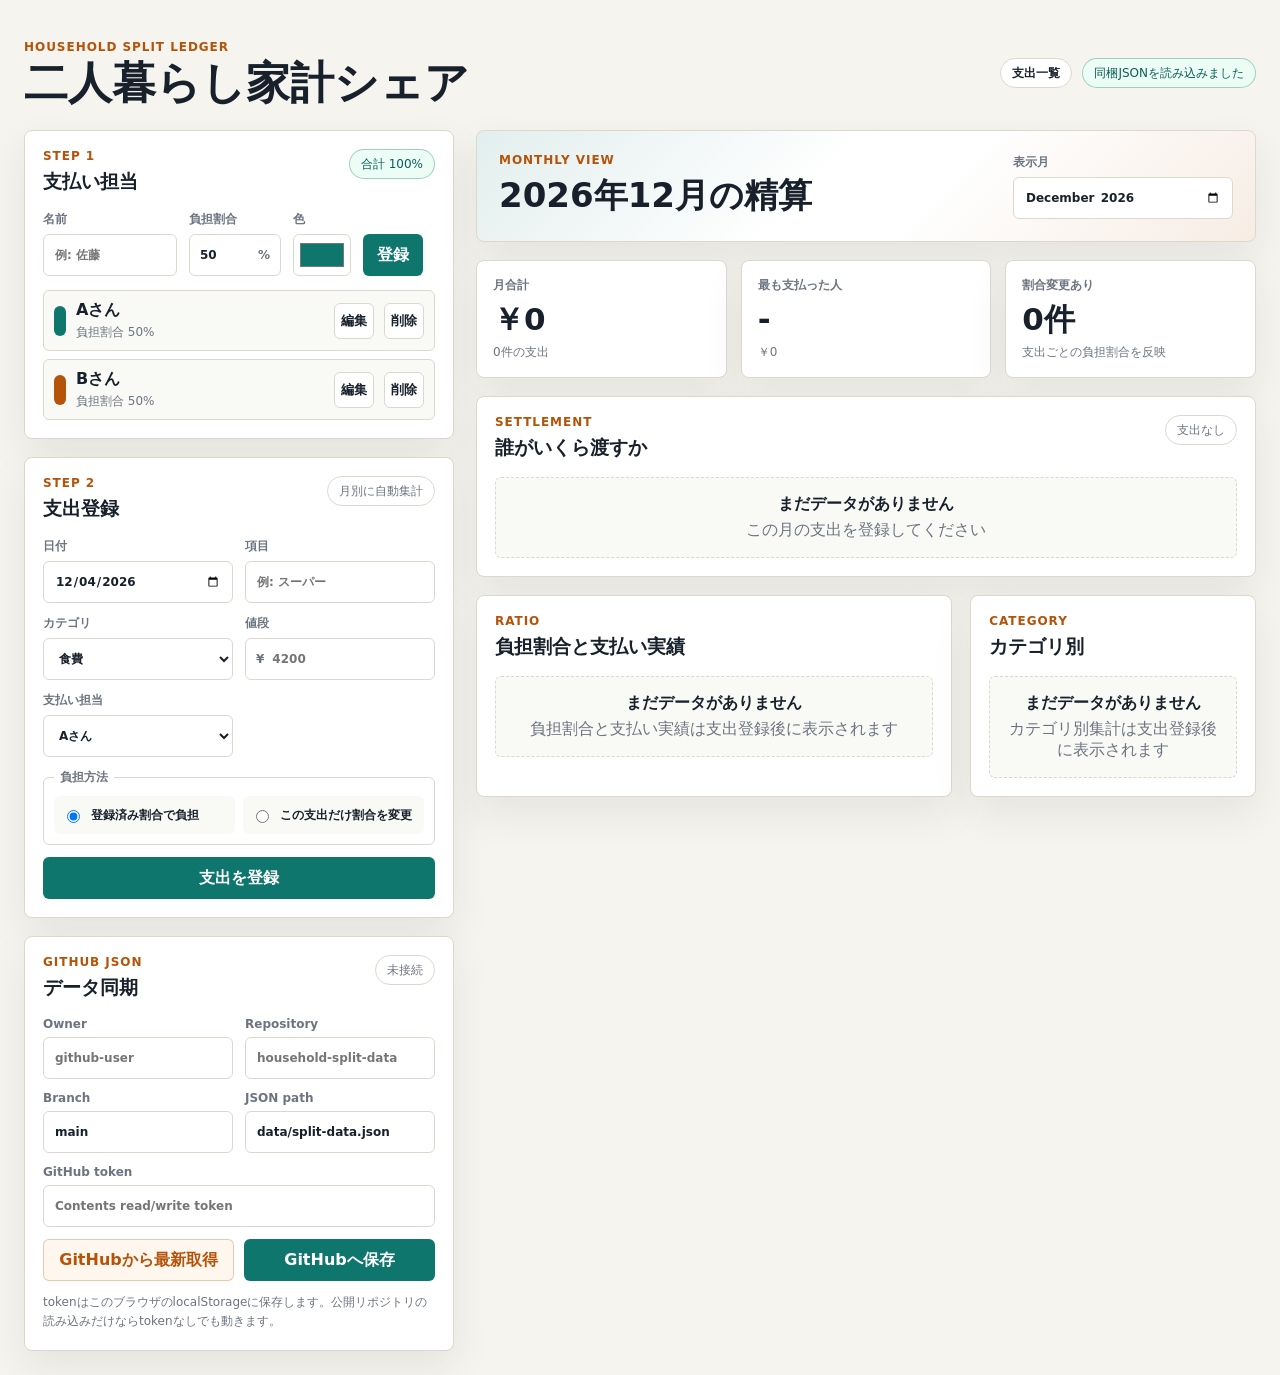
<file: index.html>
<!doctype html>
<html lang="ja">
  <head>
    <meta charset="utf-8" />
    <meta name="viewport" content="width=device-width, initial-scale=1" />
    <title>二人暮らし家計シェア</title>
    <link rel="stylesheet" href="css/style.css" />
  </head>
  <body>
    <div class="app-shell">
      <header class="topbar">
        <div>
          <p class="eyebrow">Household split ledger</p>
          <h1>二人暮らし家計シェア</h1>
        </div>
        <div class="topbar-actions">
          <a class="nav-link" href="expenses.html">支出一覧</a>
          <div class="sync-status" id="syncStatus" aria-live="polite">ローカル保存済み</div>
        </div>
      </header>

      <main class="layout">
        <section class="left-column" aria-label="入力と設定">
          <section class="panel">
            <div class="panel-heading">
              <div>
                <p class="eyebrow">Step 1</p>
                <h2>支払い担当</h2>
              </div>
              <span class="small-note" id="shareTotalNote">合計 100%</span>
            </div>

            <form class="member-form" id="memberForm">
              <input type="hidden" id="memberId" />
              <label>
                名前
                <input id="memberName" type="text" maxlength="24" placeholder="例: 佐藤" required />
              </label>
              <label>
                負担割合
                <div class="input-with-unit">
                  <input id="memberShare" type="number" min="0" max="100" step="1" value="50" required />
                  <span>%</span>
                </div>
              </label>
              <label>
                色
                <input id="memberColor" type="color" value="#0f766e" />
              </label>
              <button type="submit" class="primary-btn" id="memberSubmit">登録</button>
              <button type="button" class="ghost-btn hidden" id="memberCancel">取消</button>
            </form>

            <div class="member-list" id="memberList" aria-live="polite"></div>
          </section>

          <section class="panel">
            <div class="panel-heading">
              <div>
                <p class="eyebrow">Step 2</p>
                <h2>支出登録</h2>
              </div>
              <span class="small-note">月別に自動集計</span>
            </div>

            <form class="expense-form" id="expenseForm">
              <label>
                日付
                <input id="expenseDate" type="date" required />
              </label>
              <label>
                項目
                <input id="expenseItem" type="text" maxlength="48" placeholder="例: スーパー" required />
              </label>
              <label>
                カテゴリ
                <select id="expenseCategory">
                  <option>食費</option>
                  <option>日用品</option>
                  <option>家賃</option>
                  <option>光熱費</option>
                  <option>通信費</option>
                  <option>外食</option>
                  <option>その他</option>
                </select>
              </label>
              <label>
                値段
                <div class="input-with-unit">
                  <span>¥</span>
                  <input id="expenseAmount" type="number" min="1" step="1" placeholder="4200" required />
                </div>
              </label>
              <label>
                支払い担当
                <select id="expensePayer" required></select>
              </label>
              <fieldset>
                <legend>負担方法</legend>
                <label class="choice">
                  <input type="radio" name="splitMode" value="default" checked />
                  登録済み割合で負担
                </label>
                <label class="choice">
                  <input type="radio" name="splitMode" value="custom" />
                  この支出だけ割合を変更
                </label>
              </fieldset>
              <div class="custom-shares hidden" id="customShares"></div>
              <button type="submit" class="primary-btn wide">支出を登録</button>
            </form>
          </section>

          <section class="panel">
            <div class="panel-heading">
              <div>
                <p class="eyebrow">GitHub JSON</p>
                <h2>データ同期</h2>
              </div>
              <span class="small-note" id="githubSha">未接続</span>
            </div>

            <form class="github-form" id="githubForm">
              <label>
                Owner
                <input id="githubOwner" type="text" placeholder="github-user" autocomplete="off" />
              </label>
              <label>
                Repository
                <input id="githubRepo" type="text" placeholder="household-split-data" autocomplete="off" />
              </label>
              <label>
                Branch
                <input id="githubBranch" type="text" value="main" autocomplete="off" />
              </label>
              <label>
                JSON path
                <input id="githubPath" type="text" value="data/split-data.json" autocomplete="off" />
              </label>
              <label class="full">
                GitHub token
                <input id="githubToken" type="password" placeholder="Contents read/write token" autocomplete="off" />
              </label>
              <div class="button-row full">
                <button type="button" class="secondary-btn" id="loadGithub">GitHubから最新取得</button>
                <button type="button" class="primary-btn" id="saveGithub">GitHubへ保存</button>
              </div>
            </form>
            <p class="helper-text">
              tokenはこのブラウザのlocalStorageに保存します。公開リポジトリの読み込みだけならtokenなしでも動きます。
            </p>
          </section>
        </section>

        <section class="right-column" aria-label="月別可視化">
          <section class="summary-hero">
            <div>
              <p class="eyebrow">Monthly view</p>
              <h2 id="monthTitle">今月の精算</h2>
            </div>
            <label class="month-picker">
              表示月
              <input id="monthFilter" type="month" />
            </label>
          </section>

          <section class="metrics-grid" id="metricsGrid"></section>

          <section class="panel settlement-panel">
            <div class="panel-heading">
              <div>
                <p class="eyebrow">Settlement</p>
                <h2>誰がいくら渡すか</h2>
              </div>
              <span class="small-note" id="settlementStatus">計算中</span>
            </div>
            <div id="settlementList" class="settlement-list"></div>
          </section>

          <section class="visual-grid">
            <section class="panel">
              <div class="panel-heading">
                <div>
                  <p class="eyebrow">Ratio</p>
                  <h2>負担割合と支払い実績</h2>
                </div>
              </div>
              <div id="ratioBars" class="ratio-bars"></div>
            </section>

            <section class="panel">
              <div class="panel-heading">
                <div>
                  <p class="eyebrow">Category</p>
                  <h2>カテゴリ別</h2>
                </div>
              </div>
              <div id="categoryBars" class="category-bars"></div>
            </section>
          </section>
        </section>
      </main>
    </div>

    <div class="popup-stack" id="popupStack" aria-live="assertive" aria-atomic="true"></div>

    <template id="emptyStateTemplate">
      <div class="empty-state">
        <strong>まだデータがありません</strong>
        <span>支払い担当と支出を登録すると、月ごとの精算額が表示されます。</span>
      </div>
    </template>

    <script src="js/app.js"></script>
  </body>
</html>
</file>
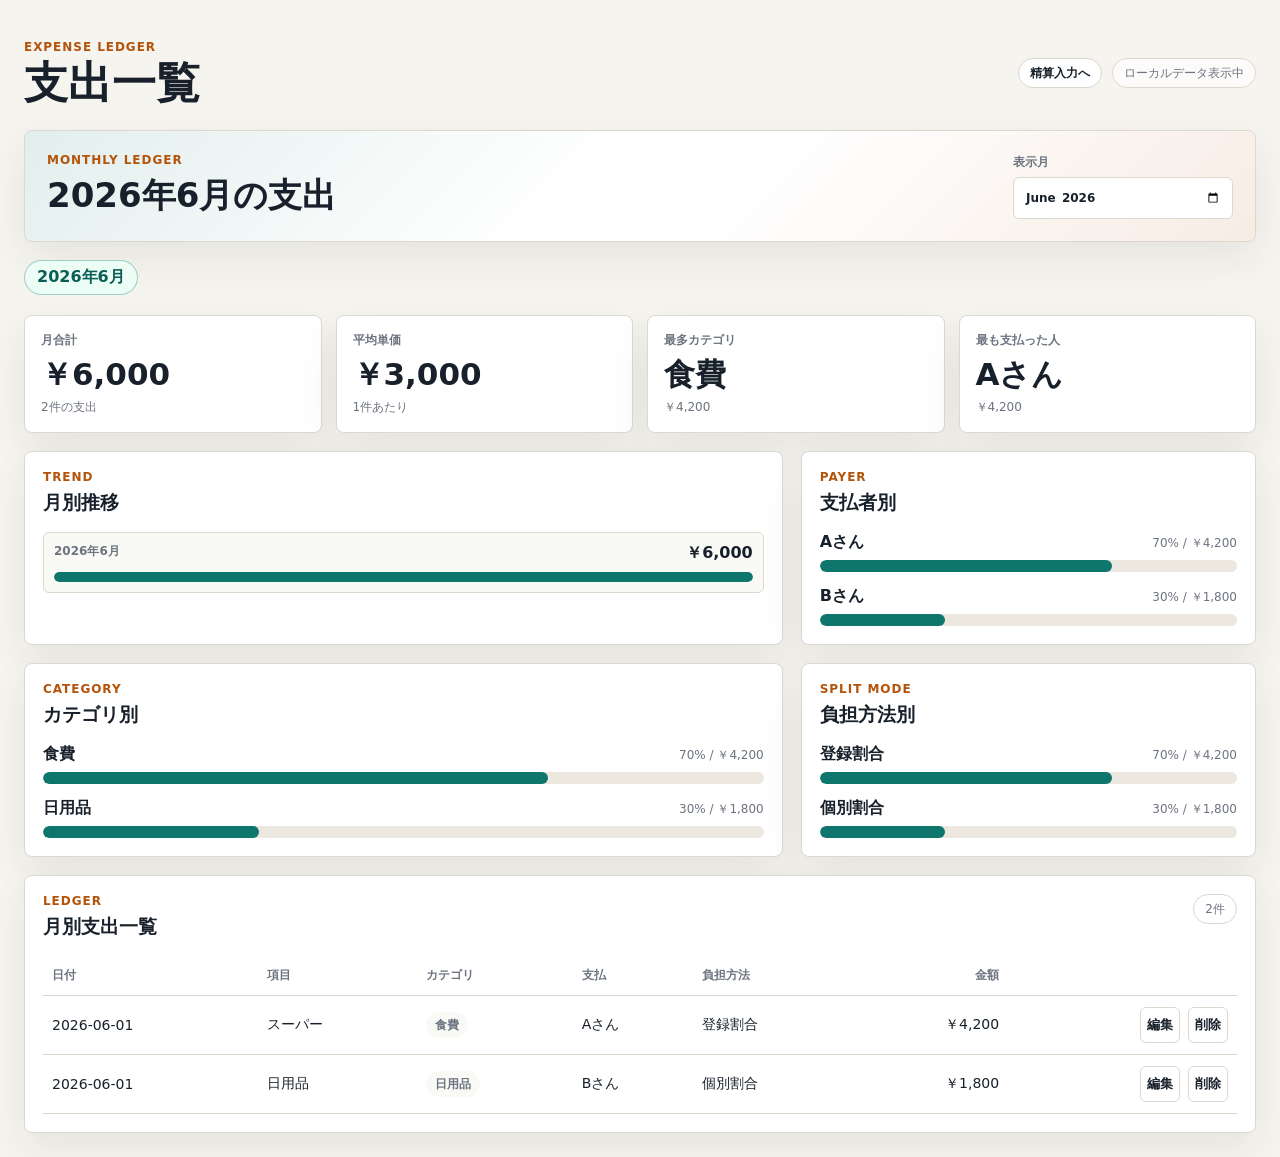
<file: expenses.html>
<!doctype html>
<html lang="ja">
  <head>
    <meta charset="utf-8" />
    <meta name="viewport" content="width=device-width, initial-scale=1" />
    <title>支出一覧 | 二人暮らし家計シェア</title>
    <link rel="stylesheet" href="css/style.css" />
  </head>
  <body>
    <div class="app-shell">
      <header class="topbar">
        <div>
          <p class="eyebrow">Expense ledger</p>
          <h1>支出一覧</h1>
        </div>
        <div class="topbar-actions">
          <a class="nav-link" href="index.html">精算入力へ</a>
          <div class="sync-status" id="ledgerStatus" aria-live="polite">ローカルデータ表示中</div>
        </div>
      </header>

      <main class="ledger-page">
        <section class="summary-hero">
          <div>
            <p class="eyebrow">Monthly ledger</p>
            <h2 id="ledgerMonthTitle">月別の支出</h2>
          </div>
          <label class="month-picker">
            表示月
            <input id="ledgerMonthFilter" type="month" />
          </label>
        </section>

        <section class="month-chip-row" id="monthChips" aria-label="月の切り替え"></section>

        <section class="metrics-grid" id="ledgerMetrics"></section>

        <section class="visual-grid">
          <section class="panel">
            <div class="panel-heading">
              <div>
                <p class="eyebrow">Trend</p>
                <h2>月別推移</h2>
              </div>
            </div>
            <div id="trendBars" class="trend-bars"></div>
          </section>

          <section class="panel">
            <div class="panel-heading">
              <div>
                <p class="eyebrow">Payer</p>
                <h2>支払者別</h2>
              </div>
            </div>
            <div id="payerBars" class="category-bars"></div>
          </section>
        </section>

        <section class="visual-grid">
          <section class="panel">
            <div class="panel-heading">
              <div>
                <p class="eyebrow">Category</p>
                <h2>カテゴリ別</h2>
              </div>
            </div>
            <div id="ledgerCategoryBars" class="category-bars"></div>
          </section>

          <section class="panel">
            <div class="panel-heading">
              <div>
                <p class="eyebrow">Split mode</p>
                <h2>負担方法別</h2>
              </div>
            </div>
            <div id="splitModeBars" class="category-bars"></div>
          </section>
        </section>

        <section class="panel">
          <div class="panel-heading">
            <div>
              <p class="eyebrow">Ledger</p>
              <h2>月別支出一覧</h2>
            </div>
            <span class="small-note" id="ledgerExpenseCount">0件</span>
          </div>
          <div class="expense-table-wrap">
            <table class="expense-table">
              <thead>
                <tr>
                  <th>日付</th>
                  <th>項目</th>
                  <th>カテゴリ</th>
                  <th>支払</th>
                  <th>負担方法</th>
                  <th class="num">金額</th>
                  <th></th>
                </tr>
              </thead>
              <tbody id="ledgerExpenseTable"></tbody>
            </table>
          </div>
        </section>
      </main>
    </div>

    <div class="modal-backdrop hidden" id="expenseEditModal" role="dialog" aria-modal="true" aria-labelledby="expenseEditTitle">
      <form class="modal-panel edit-expense-form" id="expenseEditForm">
        <div class="panel-heading">
          <div>
            <p class="eyebrow">Edit expense</p>
            <h2 id="expenseEditTitle">支出を編集</h2>
          </div>
          <button type="button" class="icon-btn" id="expenseEditCancel" aria-label="編集を閉じる">閉じる</button>
        </div>
        <input type="hidden" id="editExpenseId" />
        <label>
          日付
          <input id="editExpenseDate" type="date" required />
        </label>
        <label>
          項目
          <input id="editExpenseItem" type="text" maxlength="48" required />
        </label>
        <label>
          カテゴリ
          <select id="editExpenseCategory">
            <option>食費</option>
            <option>日用品</option>
            <option>家賃</option>
            <option>光熱費</option>
            <option>通信費</option>
            <option>外食</option>
            <option>その他</option>
          </select>
        </label>
        <label>
          値段
          <div class="input-with-unit">
            <span>¥</span>
            <input id="editExpenseAmount" type="number" min="1" step="1" required />
          </div>
        </label>
        <label>
          支払い担当
          <select id="editExpensePayer" required></select>
        </label>
        <fieldset>
          <legend>負担方法</legend>
          <label class="choice">
            <input type="radio" name="editSplitMode" value="default" checked />
            登録済み割合で負担
          </label>
          <label class="choice">
            <input type="radio" name="editSplitMode" value="custom" />
            この支出だけ割合を変更
          </label>
        </fieldset>
        <div class="custom-shares hidden" id="editCustomShares"></div>
        <div class="button-row full">
          <button type="submit" class="primary-btn">変更を保存</button>
          <button type="button" class="ghost-btn" id="expenseEditCancelBottom">キャンセル</button>
        </div>
      </form>
    </div>

    <template id="emptyStateTemplate">
      <div class="empty-state">
        <strong>まだデータがありません</strong>
        <span>トップページで支出を登録すると、ここに月別の一覧とグラフが表示されます。</span>
      </div>
    </template>

    <script src="js/expenses.js"></script>
  </body>
</html>
</file>
<file: css/style.css>
:root {
  color-scheme: light;
  --bg: #f6f4ef;
  --surface: #ffffff;
  --surface-soft: #f9faf6;
  --ink: #18212b;
  --muted: #6d7480;
  --line: #dcd8ce;
  --primary: #0f766e;
  --primary-dark: #0b5e58;
  --accent: #b45309;
  --danger: #b91c1c;
  --warning: #92400e;
  --shadow: 0 16px 40px rgba(24, 33, 43, 0.08);
  --radius: 8px;
}

* {
  box-sizing: border-box;
}

html {
  min-height: 100%;
  background: var(--bg);
}

body {
  margin: 0;
  min-height: 100%;
  color: var(--ink);
  font-family: "Yu Gothic", "Meiryo", system-ui, -apple-system, BlinkMacSystemFont, "Segoe UI", sans-serif;
  letter-spacing: 0;
  overflow-x: hidden;
}

button,
input,
select {
  font: inherit;
  max-width: 100%;
}

button {
  cursor: pointer;
}

.app-shell {
  width: min(1480px, 100%);
  margin: 0 auto;
  padding: 24px;
}

.topbar {
  display: flex;
  align-items: center;
  justify-content: space-between;
  gap: 16px;
  padding: 16px 0 24px;
}

.topbar-actions {
  display: flex;
  align-items: center;
  justify-content: flex-end;
  gap: 10px;
  flex-wrap: wrap;
}

.topbar h1,
.summary-hero h2,
.panel h2 {
  margin: 0;
  letter-spacing: 0;
}

.topbar h1 {
  font-size: clamp(28px, 4vw, 44px);
  line-height: 1.05;
}

.eyebrow {
  margin: 0 0 6px;
  color: var(--accent);
  font-size: 12px;
  font-weight: 700;
  letter-spacing: 0.08em;
  text-transform: uppercase;
}

.sync-status,
.small-note,
.nav-link {
  display: inline-flex;
  align-items: center;
  min-height: 30px;
  border: 1px solid var(--line);
  border-radius: 999px;
  padding: 5px 11px;
  background: rgba(255, 255, 255, 0.7);
  color: var(--muted);
  font-size: 12px;
  white-space: nowrap;
}

.nav-link {
  background: #fff;
  color: var(--ink);
  font-weight: 700;
  text-decoration: none;
}

.nav-link:hover {
  border-color: rgba(15, 118, 110, 0.35);
  color: var(--primary-dark);
}

.sync-status.is-error,
.small-note.is-error {
  border-color: rgba(185, 28, 28, 0.35);
  color: var(--danger);
  background: #fff5f5;
}

.sync-status.is-success,
.small-note.is-success {
  border-color: rgba(15, 118, 110, 0.35);
  color: var(--primary-dark);
  background: #ecfdf5;
}

.layout {
  display: grid;
  grid-template-columns: minmax(320px, 430px) minmax(0, 1fr);
  gap: 22px;
  align-items: start;
}

.left-column,
.right-column {
  display: grid;
  gap: 18px;
}

.panel,
.summary-hero {
  border: 1px solid var(--line);
  border-radius: var(--radius);
  background: var(--surface);
  box-shadow: var(--shadow);
}

.panel {
  padding: 18px;
}

.panel-heading {
  display: flex;
  align-items: flex-start;
  justify-content: space-between;
  gap: 12px;
  margin-bottom: 16px;
}

.panel h2 {
  font-size: 19px;
}

.summary-hero {
  display: flex;
  align-items: center;
  justify-content: space-between;
  gap: 18px;
  padding: 22px;
  background:
    linear-gradient(135deg, rgba(15, 118, 110, 0.12), transparent 45%),
    linear-gradient(315deg, rgba(180, 83, 9, 0.11), transparent 42%),
    var(--surface);
}

.summary-hero h2 {
  font-size: clamp(24px, 3vw, 34px);
}

.member-form,
.expense-form,
.github-form {
  display: grid;
  gap: 12px;
}

.member-form {
  grid-template-columns: minmax(0, 1.2fr) minmax(92px, 0.75fr) 58px auto auto;
  align-items: end;
}

.expense-form,
.github-form {
  grid-template-columns: repeat(2, minmax(0, 1fr));
}

label,
fieldset {
  min-width: 0;
}

label {
  display: grid;
  gap: 6px;
  color: var(--muted);
  font-size: 12px;
  font-weight: 700;
}

input,
select {
  width: 100%;
  min-height: 42px;
  border: 1px solid var(--line);
  border-radius: 6px;
  padding: 9px 11px;
  background: #fff;
  color: var(--ink);
  outline: none;
}

input:focus,
select:focus {
  border-color: var(--primary);
  box-shadow: 0 0 0 3px rgba(15, 118, 110, 0.16);
}

input[type="color"] {
  min-height: 42px;
  padding: 4px;
}

.input-with-unit {
  display: flex;
  align-items: center;
  gap: 8px;
  min-height: 42px;
  border: 1px solid var(--line);
  border-radius: 6px;
  padding: 0 10px;
  background: #fff;
}

.input-with-unit input {
  flex: 1 1 auto;
  min-width: 0;
  min-height: 38px;
  border: 0;
  padding: 0;
  box-shadow: none;
}

.input-with-unit:focus-within {
  border-color: var(--primary);
  box-shadow: 0 0 0 3px rgba(15, 118, 110, 0.16);
}

fieldset {
  grid-column: 1 / -1;
  display: grid;
  grid-template-columns: repeat(2, minmax(0, 1fr));
  gap: 8px;
  margin: 0;
  border: 1px solid var(--line);
  border-radius: 6px;
  padding: 10px;
}

legend {
  padding: 0 6px;
  color: var(--muted);
  font-size: 12px;
  font-weight: 700;
}

.choice {
  display: flex;
  align-items: center;
  gap: 8px;
  min-height: 38px;
  border-radius: 6px;
  padding: 8px;
  background: var(--surface-soft);
  color: var(--ink);
  font-weight: 600;
}

.choice input {
  width: auto;
  min-height: auto;
}

.primary-btn,
.secondary-btn,
.ghost-btn {
  display: inline-flex;
  align-items: center;
  justify-content: center;
  min-height: 42px;
  border-radius: 6px;
  padding: 9px 13px;
  border: 1px solid transparent;
  font-weight: 700;
  text-align: center;
  white-space: nowrap;
}

.primary-btn {
  background: var(--primary);
  color: #fff;
}

.primary-btn:hover {
  background: var(--primary-dark);
}

.secondary-btn {
  background: #fff7ed;
  color: var(--accent);
  border-color: rgba(180, 83, 9, 0.28);
}

.ghost-btn {
  background: #fff;
  color: var(--ink);
  border-color: var(--line);
}

.danger-btn {
  color: var(--danger);
}

.wide,
.full {
  grid-column: 1 / -1;
}

.button-row {
  display: flex;
  gap: 10px;
  flex-wrap: wrap;
}

.button-row > * {
  flex: 1 1 160px;
}

.helper-text {
  margin: 12px 0 0;
  color: var(--muted);
  font-size: 12px;
  line-height: 1.6;
}

.popup-stack {
  position: fixed;
  right: 18px;
  bottom: 18px;
  z-index: 50;
  display: grid;
  gap: 10px;
  width: min(360px, calc(100vw - 28px));
  pointer-events: none;
}

.popup {
  display: grid;
  grid-template-columns: minmax(0, 1fr) auto;
  gap: 10px;
  align-items: start;
  border: 1px solid rgba(15, 118, 110, 0.26);
  border-radius: 8px;
  padding: 13px;
  background: #ffffff;
  box-shadow: 0 18px 45px rgba(24, 33, 43, 0.18);
  pointer-events: auto;
}

.popup.is-error {
  border-color: rgba(185, 28, 28, 0.35);
}

.popup strong {
  display: block;
  font-size: 14px;
}

.popup span {
  display: block;
  margin-top: 4px;
  color: var(--muted);
  font-size: 12px;
  line-height: 1.5;
}

.popup button {
  width: 28px;
  height: 28px;
  border: 1px solid var(--line);
  border-radius: 999px;
  background: var(--surface-soft);
  color: var(--ink);
  font-weight: 800;
}

.modal-backdrop {
  position: fixed;
  inset: 0;
  z-index: 60;
  display: grid;
  place-items: center;
  padding: 18px;
  background: rgba(24, 33, 43, 0.42);
}

.modal-panel {
  width: min(620px, 100%);
  max-height: min(820px, calc(100vh - 36px));
  overflow: auto;
  border: 1px solid var(--line);
  border-radius: 8px;
  padding: 18px;
  background: var(--surface);
  box-shadow: 0 24px 70px rgba(24, 33, 43, 0.24);
}

.edit-expense-form {
  display: grid;
  grid-template-columns: repeat(2, minmax(0, 1fr));
  gap: 12px;
}

.edit-expense-form .panel-heading,
.edit-expense-form fieldset,
.edit-expense-form .custom-shares {
  grid-column: 1 / -1;
}

.row-actions {
  display: flex;
  justify-content: flex-end;
  gap: 8px;
}

.hidden {
  display: none !important;
}

.member-list {
  display: grid;
  gap: 8px;
  margin-top: 14px;
}

.member-row {
  display: grid;
  grid-template-columns: 12px minmax(0, 1fr) auto auto;
  align-items: center;
  gap: 10px;
  min-height: 48px;
  border: 1px solid var(--line);
  border-radius: 6px;
  padding: 9px 10px;
  background: var(--surface-soft);
}

.member-swatch {
  width: 12px;
  height: 30px;
  border-radius: 999px;
}

.member-main {
  min-width: 0;
}

.member-main strong {
  display: block;
  overflow: hidden;
  text-overflow: ellipsis;
  white-space: nowrap;
}

.member-main span {
  color: var(--muted);
  font-size: 12px;
}

.icon-btn {
  min-width: 40px;
  min-height: 36px;
  border: 1px solid var(--line);
  border-radius: 6px;
  background: #fff;
  color: var(--ink);
  font-size: 13px;
  font-weight: 700;
}

.month-picker {
  min-width: min(220px, 100%);
}

.metrics-grid {
  display: grid;
  grid-template-columns: repeat(auto-fit, minmax(190px, 1fr));
  gap: 14px;
}

.ledger-page {
  display: grid;
  gap: 18px;
}

.month-chip-row {
  display: flex;
  gap: 8px;
  overflow-x: auto;
  padding-bottom: 2px;
}

.month-chip {
  flex: 0 0 auto;
  min-height: 34px;
  border: 1px solid var(--line);
  border-radius: 999px;
  padding: 6px 12px;
  background: #fff;
  color: var(--ink);
  font-weight: 700;
}

.month-chip.is-active {
  border-color: rgba(15, 118, 110, 0.35);
  background: #ecfdf5;
  color: var(--primary-dark);
}

.trend-bars {
  display: grid;
  gap: 10px;
}

.trend-row {
  display: grid;
  grid-template-columns: minmax(88px, 0.55fr) minmax(0, 0.45fr);
  gap: 8px 12px;
  width: 100%;
  border: 1px solid var(--line);
  border-radius: 6px;
  padding: 10px;
  background: var(--surface-soft);
  color: var(--ink);
  text-align: left;
}

.trend-row span {
  color: var(--muted);
  font-size: 12px;
  font-weight: 700;
}

.trend-row strong {
  justify-self: end;
}

.trend-row i {
  grid-column: 1 / -1;
  height: 10px;
  overflow: hidden;
  border-radius: 999px;
  background: #ece8df;
}

.trend-row b {
  display: block;
  height: 100%;
  border-radius: inherit;
  background: var(--primary);
}

.metric {
  border: 1px solid var(--line);
  border-radius: var(--radius);
  padding: 16px;
  background: var(--surface);
  box-shadow: var(--shadow);
}

.metric span {
  display: block;
  color: var(--muted);
  font-size: 12px;
  font-weight: 700;
}

.metric strong {
  display: block;
  margin-top: 8px;
  font-size: clamp(22px, 3vw, 31px);
  line-height: 1.1;
}

.metric em {
  display: block;
  margin-top: 8px;
  color: var(--muted);
  font-size: 12px;
  font-style: normal;
}

.settlement-list {
  display: grid;
  gap: 10px;
}

.settlement-item {
  display: grid;
  grid-template-columns: minmax(0, 1fr) auto;
  align-items: center;
  gap: 12px;
  border: 1px solid rgba(15, 118, 110, 0.24);
  border-radius: 6px;
  padding: 13px;
  background: #f0fdfa;
}

.settlement-item strong {
  display: block;
  font-size: 16px;
}

.settlement-item span {
  color: var(--muted);
  font-size: 12px;
}

.settlement-amount {
  font-size: 22px;
  font-weight: 800;
  white-space: nowrap;
}

.visual-grid {
  display: grid;
  grid-template-columns: minmax(0, 1.25fr) minmax(260px, 0.75fr);
  gap: 18px;
}

.ratio-bars,
.category-bars {
  display: grid;
  gap: 14px;
}

.person-summary {
  display: grid;
  gap: 9px;
  border-bottom: 1px solid var(--line);
  padding-bottom: 14px;
}

.person-summary:last-child {
  border-bottom: 0;
  padding-bottom: 0;
}

.person-summary-head,
.bar-row-head {
  display: flex;
  align-items: baseline;
  justify-content: space-between;
  gap: 12px;
}

.person-summary-head strong,
.bar-row-head strong {
  overflow-wrap: anywhere;
}

.person-summary-head span,
.bar-row-head span {
  color: var(--muted);
  font-size: 12px;
  white-space: nowrap;
}

.stacked-bars {
  display: grid;
  gap: 6px;
}

.bar-track {
  height: 12px;
  overflow: hidden;
  border-radius: 999px;
  background: #ece8df;
}

.bar-fill {
  height: 100%;
  min-width: 2px;
  border-radius: inherit;
  background: var(--primary);
}

.bar-fill.secondary {
  background: var(--accent);
}

.person-numbers {
  display: grid;
  grid-template-columns: repeat(3, minmax(0, 1fr));
  gap: 8px;
}

.person-numbers div {
  border-radius: 6px;
  padding: 8px;
  background: var(--surface-soft);
}

.person-numbers span {
  display: block;
  color: var(--muted);
  font-size: 11px;
  font-weight: 700;
}

.person-numbers strong {
  display: block;
  margin-top: 4px;
  font-size: 14px;
  overflow-wrap: anywhere;
}

.category-row {
  display: grid;
  gap: 7px;
}

.expense-table-wrap {
  overflow-x: auto;
}

.expense-table {
  width: 100%;
  border-collapse: collapse;
  min-width: 720px;
}

.expense-table th,
.expense-table td {
  border-bottom: 1px solid var(--line);
  padding: 11px 9px;
  text-align: left;
  vertical-align: middle;
}

.expense-table th {
  color: var(--muted);
  font-size: 12px;
  white-space: nowrap;
}

.expense-table td {
  font-size: 14px;
}

.expense-table .num {
  text-align: right;
  white-space: nowrap;
}

.tag {
  display: inline-flex;
  align-items: center;
  max-width: 150px;
  min-height: 26px;
  border-radius: 999px;
  padding: 4px 9px;
  background: var(--surface-soft);
  color: var(--muted);
  font-size: 12px;
  font-weight: 700;
  overflow: hidden;
  text-overflow: ellipsis;
  white-space: nowrap;
}

.empty-state {
  display: grid;
  gap: 5px;
  border: 1px dashed var(--line);
  border-radius: 6px;
  padding: 16px;
  background: var(--surface-soft);
  color: var(--muted);
  text-align: center;
}

.empty-state strong {
  color: var(--ink);
}

.custom-shares {
  grid-column: 1 / -1;
  display: grid;
  grid-template-columns: repeat(2, minmax(0, 1fr));
  gap: 10px;
}

@media (max-width: 1100px) {
  .layout,
  .visual-grid {
    grid-template-columns: 1fr;
  }

  .left-column {
    order: 2;
  }

  .right-column {
    order: 1;
  }
}

@media (max-width: 760px) {
  .app-shell {
    padding: 12px;
  }

  .topbar,
  .summary-hero {
    align-items: stretch;
    flex-direction: column;
  }

  .topbar {
    gap: 10px;
    padding: 8px 0 14px;
  }

  .topbar-actions {
    justify-content: flex-start;
  }

  .popup-stack {
    right: 10px;
    bottom: 10px;
    width: calc(100vw - 20px);
  }

  .modal-backdrop {
    align-items: end;
    padding: 10px;
  }

  .modal-panel {
    max-height: calc(100vh - 20px);
    padding: 14px;
  }

  .topbar h1 {
    font-size: 28px;
    line-height: 1.15;
  }

  .sync-status,
  .small-note,
  .nav-link {
    align-self: flex-start;
    max-width: 100%;
    white-space: normal;
  }

  .panel {
    padding: 14px;
  }

  .panel-heading {
    flex-wrap: wrap;
  }

  .summary-hero {
    padding: 16px;
  }

  .summary-hero h2 {
    font-size: 25px;
  }

  .member-form,
  .expense-form,
  .github-form,
  .edit-expense-form,
  .metrics-grid,
  .custom-shares,
  fieldset {
    grid-template-columns: 1fr;
  }

  .member-form {
    align-items: stretch;
  }

  .member-row {
    grid-template-columns: 12px minmax(0, 1fr) minmax(54px, auto) minmax(54px, auto);
    gap: 8px;
  }

  .member-row .icon-btn {
    min-width: 54px;
    padding: 0 8px;
    width: auto;
  }

  .row-actions {
    justify-content: stretch;
  }

  .row-actions .icon-btn {
    flex: 1 1 0;
  }

  .button-row {
    flex-direction: column;
  }

  .button-row > * {
    flex-basis: auto;
    width: 100%;
  }

  .primary-btn,
  .secondary-btn,
  .ghost-btn {
    width: 100%;
  }

  .metrics-grid {
    gap: 10px;
  }

  .metric {
    padding: 14px;
  }

  .month-chip-row {
    margin-inline: -12px;
    padding-inline: 12px;
  }

  .month-picker {
    min-width: 0;
  }

  .person-summary-head,
  .bar-row-head {
    align-items: flex-start;
    flex-direction: column;
    gap: 4px;
  }

  .person-summary-head span,
  .bar-row-head span {
    white-space: normal;
  }

  .person-numbers {
    grid-template-columns: 1fr;
  }

  .settlement-item {
    grid-template-columns: 1fr;
  }

  .settlement-amount {
    font-size: 21px;
  }

  .expense-table-wrap {
    overflow: visible;
  }

  .expense-table {
    min-width: 0;
  }

  .expense-table thead {
    display: none;
  }

  .expense-table,
  .expense-table tbody,
  .expense-table tr,
  .expense-table td {
    display: block;
    width: 100%;
  }

  .expense-table tr {
    border: 1px solid var(--line);
    border-radius: 6px;
    margin-bottom: 10px;
    padding: 10px;
    background: var(--surface-soft);
  }

  .expense-table td {
    display: grid;
    grid-template-columns: minmax(78px, 0.38fr) minmax(0, 1fr);
    align-items: center;
    gap: 10px;
    border-bottom: 0;
    padding: 7px 0;
    font-size: 14px;
  }

  .expense-table td::before {
    content: attr(data-label);
    color: var(--muted);
    font-size: 12px;
    font-weight: 700;
  }

  .expense-table td.num {
    text-align: left;
    white-space: normal;
  }

  .expense-table td:last-child {
    padding-bottom: 0;
  }

  .expense-table .empty-cell {
    display: block;
    padding: 0;
  }

  .expense-table .empty-cell::before {
    content: none;
  }
}

@media (max-width: 420px) {
  .app-shell {
    padding: 10px;
  }

  .left-column,
  .right-column {
    gap: 12px;
  }

  .panel,
  .summary-hero,
  .metric {
    border-radius: 6px;
  }

  .panel h2 {
    font-size: 18px;
  }

  .expense-table td {
    grid-template-columns: 1fr;
    gap: 3px;
  }

  .trend-row {
    grid-template-columns: 1fr;
  }

  .trend-row strong {
    justify-self: start;
  }
}
</file>
